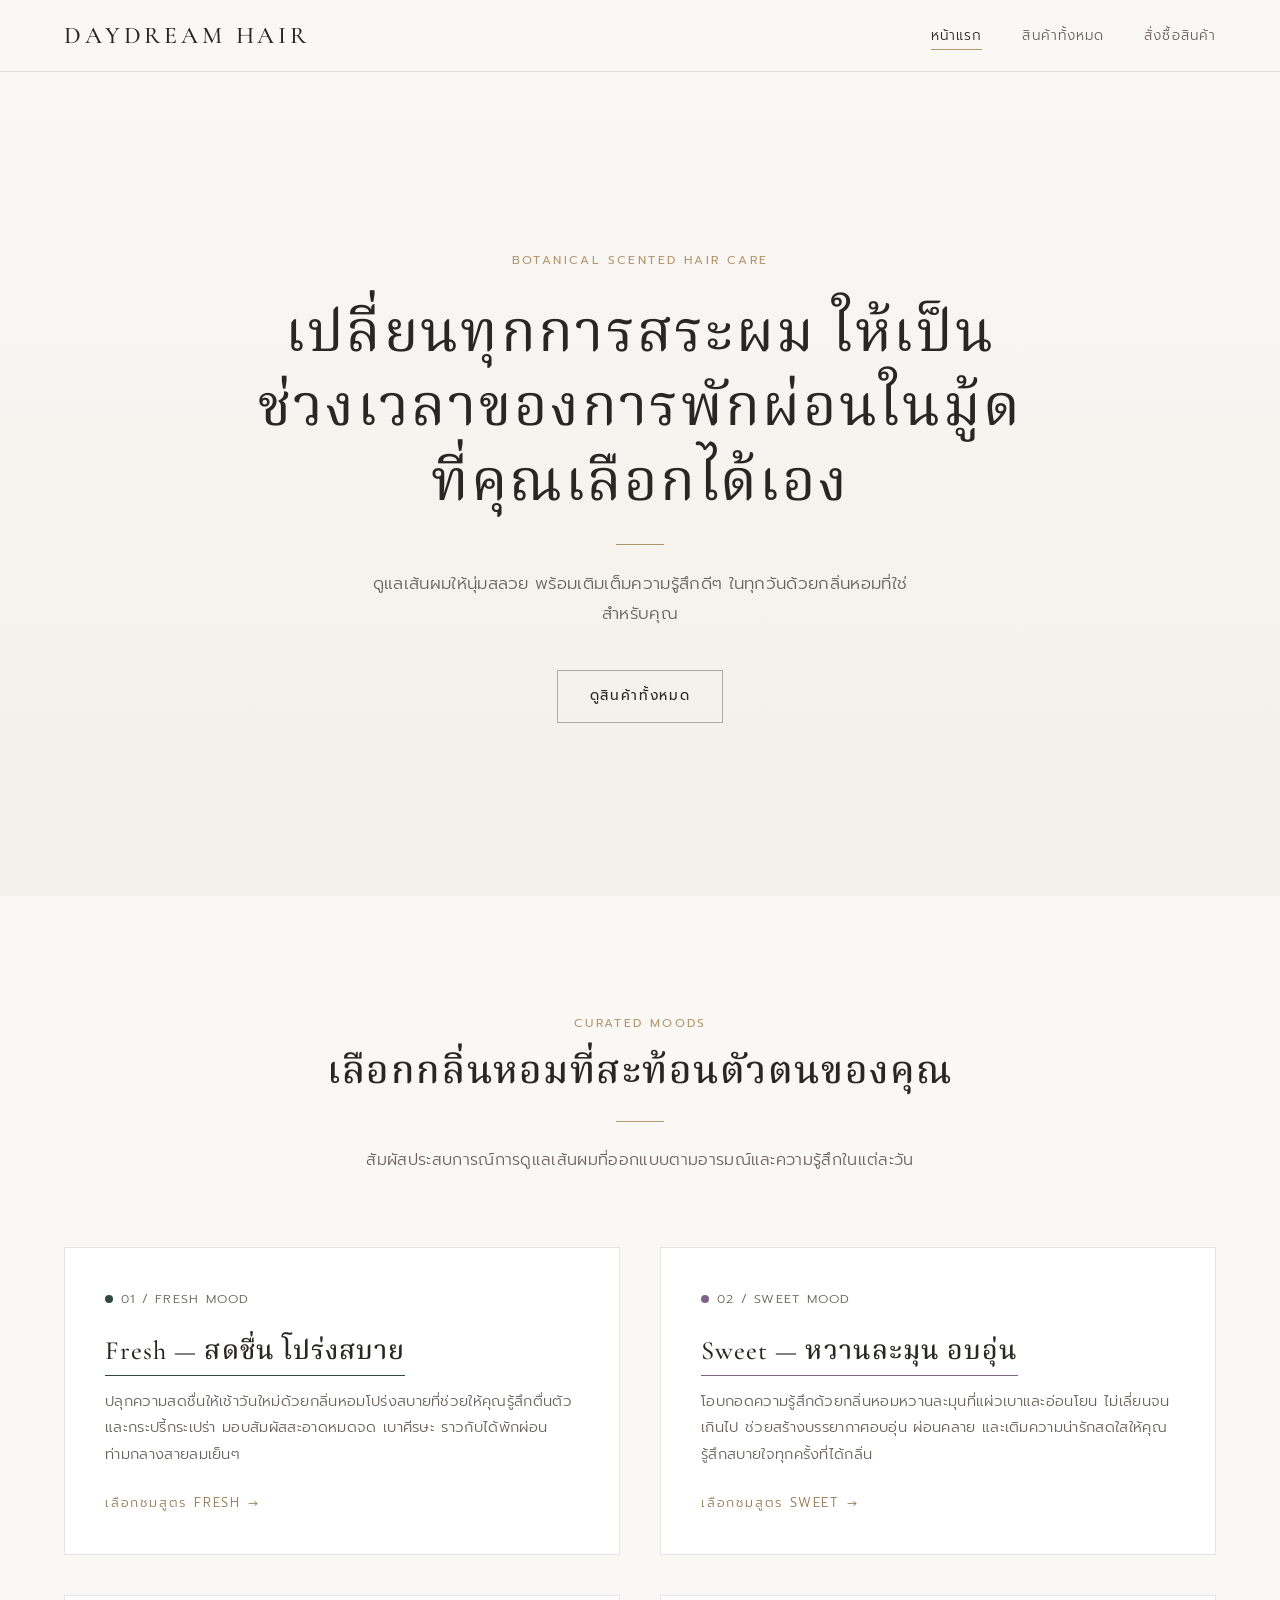
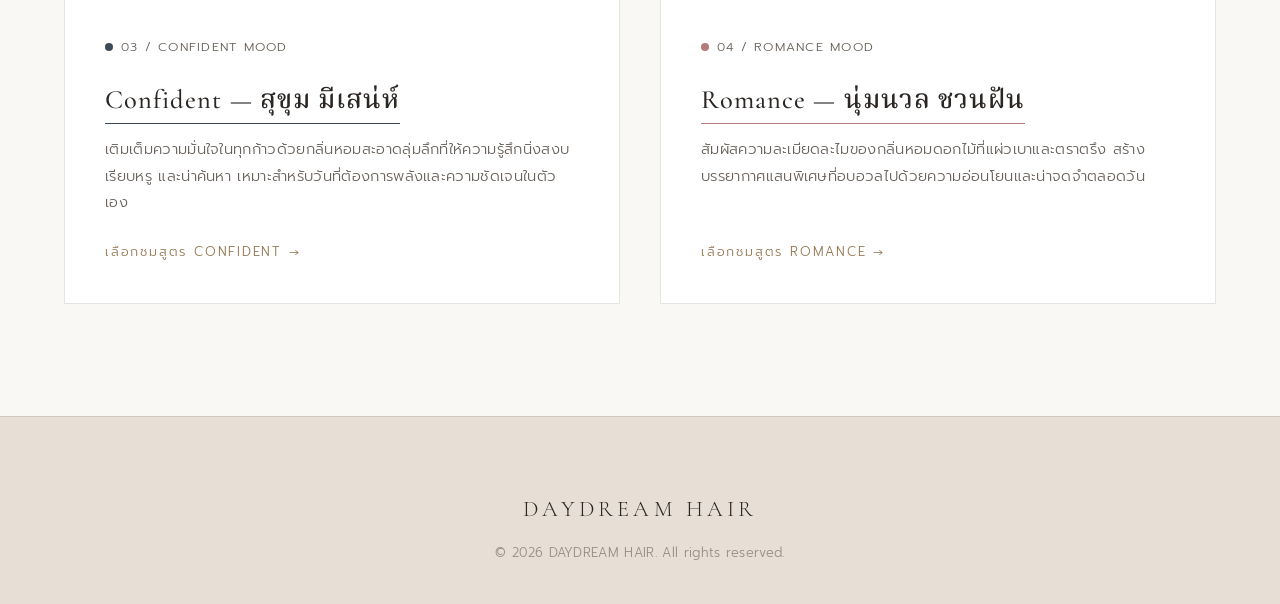
<file: index.html>
<!DOCTYPE html>
<html lang="th">
<head>
  <meta charset="UTF-8">
  <meta name="viewport" content="width=device-width, initial-scale=1.0">
  <title>DAYDREAM HAIR — เปลี่ยนทุกการสระผม ให้เป็นช่วงเวลาของการพักผ่อน</title>
  <link rel="stylesheet" href="style.css">
  <style>
    /* Luxury Hero & Mood Grid Enhancements */
    .hero-section {
      min-height: calc(100vh - 76px);
      display: flex;
      align-items: center;
      justify-content: center;
      text-align: center;
      background: linear-gradient(180deg, var(--bg-primary) 0%, var(--bg-secondary) 100%);
      padding: var(--space-lg) 0;
    }

    .hero-content {
      max-width: 780px;
      margin: 0 auto;
    }

    .hero-title {
      margin: var(--space-xs) 0 var(--space-sm);
      font-weight: 400;
    }

    .hero-subtitle {
      font-size: 1.05rem;
      max-width: 580px;
      margin: 0 auto var(--space-md);
      color: var(--text-secondary);
    }

    .mood-grid {
      display: grid;
      grid-template-columns: repeat(2, 1fr);
      gap: var(--space-md);
    }

    .mood-card {
      display: flex;
      flex-direction: column;
      justify-content: space-between;
      background-color: var(--bg-card);
      border: 1px solid var(--border-light);
      padding: var(--space-md);
      transition: var(--transition-smooth);
    }

    .mood-card:hover {
      border-color: var(--accent-bronze);
      transform: translateY(-4px);
    }

    .mood-card-header {
      display: flex;
      justify-content: space-between;
      align-items: center;
      margin-bottom: var(--space-sm);
    }

    .mood-card-title {
      font-family: var(--font-serif);
      font-size: 1.65rem;
      margin-bottom: 0.75rem;
    }

    .mood-card-desc {
      font-size: 0.92rem;
      color: var(--text-secondary);
      margin-bottom: var(--space-sm);
    }

    .mood-card-link {
      font-size: 0.8rem;
      letter-spacing: 0.14em;
      text-transform: uppercase;
      color: var(--accent-bronze-dark);
      display: inline-flex;
      align-items: center;
      gap: 0.4rem;
    }

    @media (max-width: 768px) {
      .mood-grid {
        grid-template-columns: 1fr;
      }
    }
  </style>
</head>
<body>

  <!-- Navigation -->
  <header class="navbar">
    <div class="container">
      <a href="index.html" class="brand-logo">DAYDREAM HAIR</a>
      <nav>
        <ul class="nav-links">
          <li><a href="index.html" class="active">หน้าแรก</a></li>
          <li><a href="product.html">สินค้าทั้งหมด</a></li>
          <li><a href="order.html">สั่งซื้อสินค้า</a></li>
        </ul>
      </nav>
    </div>
  </header>

  <!-- Hero Section -->
  <section class="hero-section">
    <div class="container">
      <div class="hero-content">
        <span class="eyebrow">Botanical Scented Hair Care</span>
        <h1 class="hero-title">เปลี่ยนทุกการสระผม ให้เป็นช่วงเวลาของการพักผ่อนในมู้ดที่คุณเลือกได้เอง</h1>
        <div class="divider-line"></div>
        <p class="hero-subtitle">
          ดูแลเส้นผมให้นุ่มสลวย พร้อมเติมเต็มความรู้สึกดีๆ ในทุกวันด้วยกลิ่นหอมที่ใช่สำหรับคุณ
        </p>
        <a href="product.html" class="btn">ดูสินค้าทั้งหมด</a>
      </div>
    </div>
  </section>

  <!-- 4 Moods Section -->
  <section class="section">
    <div class="container">
      <div class="section-header">
        <span class="eyebrow">Curated Moods</span>
        <h2>เลือกกลิ่นหอมที่สะท้อนตัวตนของคุณ</h2>
        <div class="divider-line"></div>
        <p>สัมผัสประสบการณ์การดูแลเส้นผมที่ออกแบบตามอารมณ์และความรู้สึกในแต่ละวัน</p>
      </div>

      <div class="mood-grid">
        <!-- Mood 1: Fresh -->
        <a href="product.html?mood=fresh" class="mood-card mood-fresh">
          <div>
            <div class="mood-card-header">
              <span class="mood-tag">
                <span class="mood-dot"></span>
                01 / Fresh Mood
              </span>
            </div>
            <h3 class="mood-card-title">
              <span class="mood-underline">Fresh — สดชื่น โปร่งสบาย</span>
            </h3>
            <p class="mood-card-desc">
              ปลุกความสดชื่นให้เช้าวันใหม่ด้วยกลิ่นหอมโปร่งสบายที่ช่วยให้คุณรู้สึกตื่นตัวและกระปรี้กระเปร่า มอบสัมผัสสะอาดหมดจด เบาศีรษะ ราวกับได้พักผ่อนท่ามกลางสายลมเย็นๆ
            </p>
          </div>
          <span class="mood-card-link">เลือกชมสูตร Fresh &rarr;</span>
        </a>

        <!-- Mood 2: Sweet -->
        <a href="product.html?mood=sweet" class="mood-card mood-sweet">
          <div>
            <div class="mood-card-header">
              <span class="mood-tag">
                <span class="mood-dot"></span>
                02 / Sweet Mood
              </span>
            </div>
            <h3 class="mood-card-title">
              <span class="mood-underline">Sweet — หวานละมุน อบอุ่น</span>
            </h3>
            <p class="mood-card-desc">
              โอบกอดความรู้สึกด้วยกลิ่นหอมหวานละมุนที่แผ่วเบาและอ่อนโยน ไม่เลี่ยนจนเกินไป ช่วยสร้างบรรยากาศอบอุ่น ผ่อนคลาย และเติมความน่ารักสดใสให้คุณรู้สึกสบายใจทุกครั้งที่ได้กลิ่น
            </p>
          </div>
          <span class="mood-card-link">เลือกชมสูตร Sweet &rarr;</span>
        </a>

        <!-- Mood 3: Confident -->
        <a href="product.html?mood=confident" class="mood-card mood-confident">
          <div>
            <div class="mood-card-header">
              <span class="mood-tag">
                <span class="mood-dot"></span>
                03 / Confident Mood
              </span>
            </div>
            <h3 class="mood-card-title">
              <span class="mood-underline">Confident — สุขุม มีเสน่ห์</span>
            </h3>
            <p class="mood-card-desc">
              เติมเต็มความมั่นใจในทุกก้าวด้วยกลิ่นหอมสะอาดลุ่มลึกที่ให้ความรู้สึกนิ่งสงบ เรียบหรู และน่าค้นหา เหมาะสำหรับวันที่ต้องการพลังและความชัดเจนในตัวเอง
            </p>
          </div>
          <span class="mood-card-link">เลือกชมสูตร Confident &rarr;</span>
        </a>

        <!-- Mood 4: Romance -->
        <a href="product.html?mood=romance" class="mood-card mood-romance">
          <div>
            <div class="mood-card-header">
              <span class="mood-tag">
                <span class="mood-dot"></span>
                04 / Romance Mood
              </span>
            </div>
            <h3 class="mood-card-title">
              <span class="mood-underline">Romance — นุ่มนวล ชวนฝัน</span>
            </h3>
            <p class="mood-card-desc">
              สัมผัสความละเมียดละไมของกลิ่นหอมดอกไม้ที่แผ่วเบาและตราตรึง สร้างบรรยากาศแสนพิเศษที่อบอวลไปด้วยความอ่อนโยนและน่าจดจำตลอดวัน
            </p>
          </div>
          <span class="mood-card-link">เลือกชมสูตร Romance &rarr;</span>
        </a>
      </div>
    </div>
  </section>

  <!-- Footer -->
  <footer class="footer">
    <div class="container">
      <div class="footer-logo">DAYDREAM HAIR</div>
      <p class="footer-copy">&copy; 2026 DAYDREAM HAIR. All rights reserved.</p>
    </div>
  </footer>

  <script src="script.js"></script>
</body>
</html>
</file>
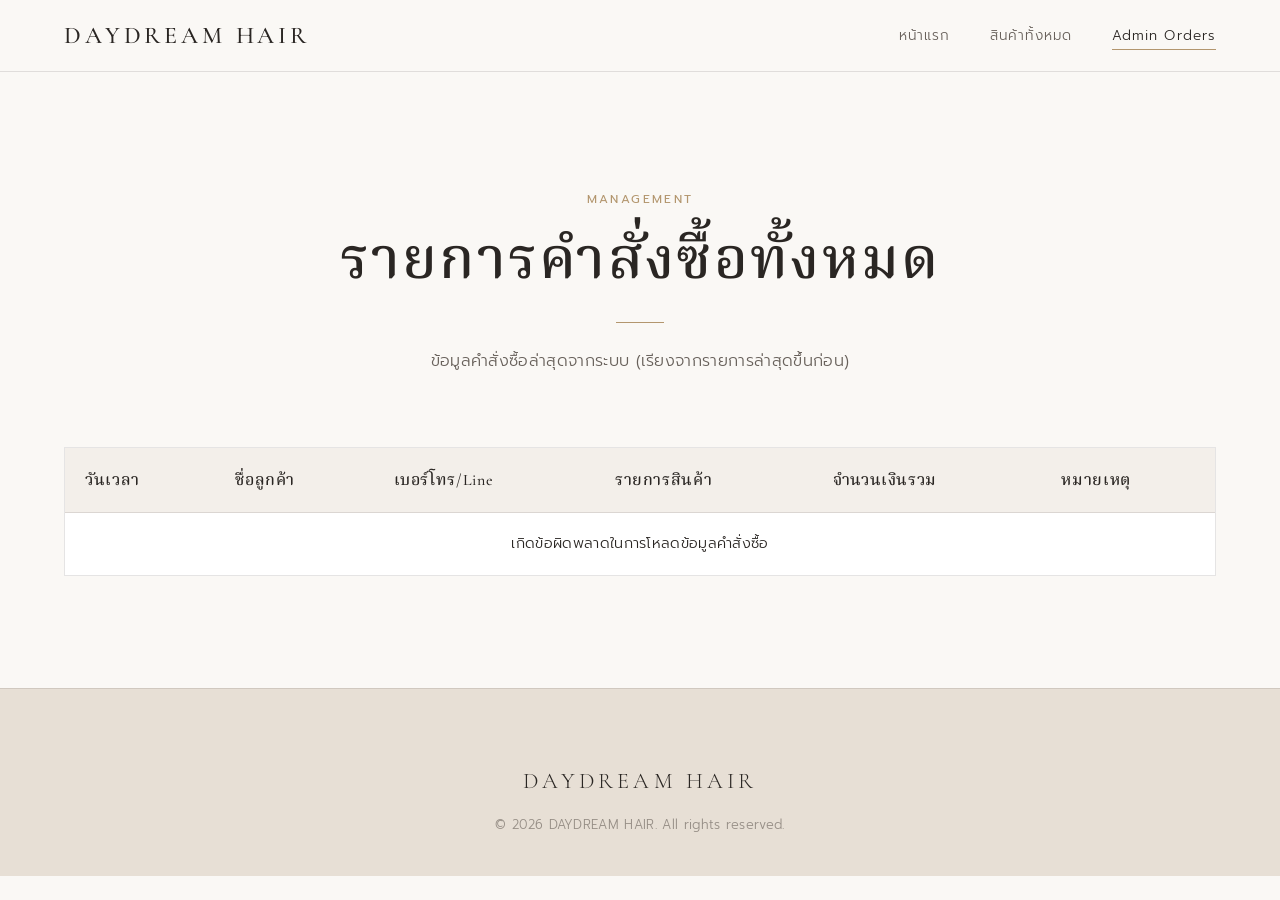
<file: admin.html>
<!DOCTYPE html>
<html lang="th">
<head>
  <meta charset="UTF-8">
  <meta name="viewport" content="width=device-width, initial-scale=1.0">
  <title>จัดการคำสั่งซื้อ (Admin) — DAYDREAM HAIR</title>
  <link rel="stylesheet" href="style.css">
  <style>
    .table-wrapper {
      background-color: var(--bg-card);
      border: 1px solid var(--border-light);
      overflow-x: auto;
    }

    #ordersTable {
      width: 100%;
      border-collapse: collapse;
      text-align: left;
      font-size: 0.9rem;
    }

    #ordersTable th,
    #ordersTable td {
      padding: 1.1rem 1.25rem;
      border-bottom: 1px solid var(--border-light);
      vertical-align: top;
    }

    #ordersTable thead th {
      background-color: var(--bg-secondary);
      font-family: var(--font-serif);
      font-weight: 500;
      font-size: 1rem;
      letter-spacing: 0.04em;
      color: var(--text-primary);
      white-space: nowrap;
    }

    #ordersTable tbody tr:hover {
      background-color: rgba(243, 239, 234, 0.45);
    }

    #ordersTable tbody tr:last-child td {
      border-bottom: none;
    }
  </style>
</head>
<body>

  <!-- Navigation -->
  <header class="navbar">
    <div class="container">
      <a href="index.html" class="brand-logo">DAYDREAM HAIR</a>
      <nav>
        <ul class="nav-links">
          <li><a href="index.html">หน้าแรก</a></li>
          <li><a href="product.html">สินค้าทั้งหมด</a></li>
          <li><a href="admin.html" class="active">Admin Orders</a></li>
        </ul>
      </nav>
    </div>
  </header>

  <!-- Admin Orders Section -->
  <section class="section">
    <div class="container">
      <div class="section-header">
        <span class="eyebrow">Management</span>
        <h1>รายการคำสั่งซื้อทั้งหมด</h1>
        <div class="divider-line"></div>
        <p>ข้อมูลคำสั่งซื้อล่าสุดจากระบบ (เรียงจากรายการล่าสุดขึ้นก่อน)</p>
      </div>

      <div class="table-wrapper">
        <table id="ordersTable">
          <thead>
            <tr>
              <th>วันเวลา</th>
              <th>ชื่อลูกค้า</th>
              <th>เบอร์โทร/Line</th>
              <th>รายการสินค้า</th>
              <th>จำนวนเงินรวม</th>
              <th>หมายเหตุ</th>
            </tr>
          </thead>
          <tbody></tbody>
        </table>
      </div>
    </div>
  </section>

  <!-- Footer -->
  <footer class="footer">
    <div class="container">
      <div class="footer-logo">DAYDREAM HAIR</div>
      <p class="footer-copy">&copy; 2026 DAYDREAM HAIR. All rights reserved.</p>
    </div>
  </footer>

  <script src="script.js"></script>
</body>
</html>
</file>
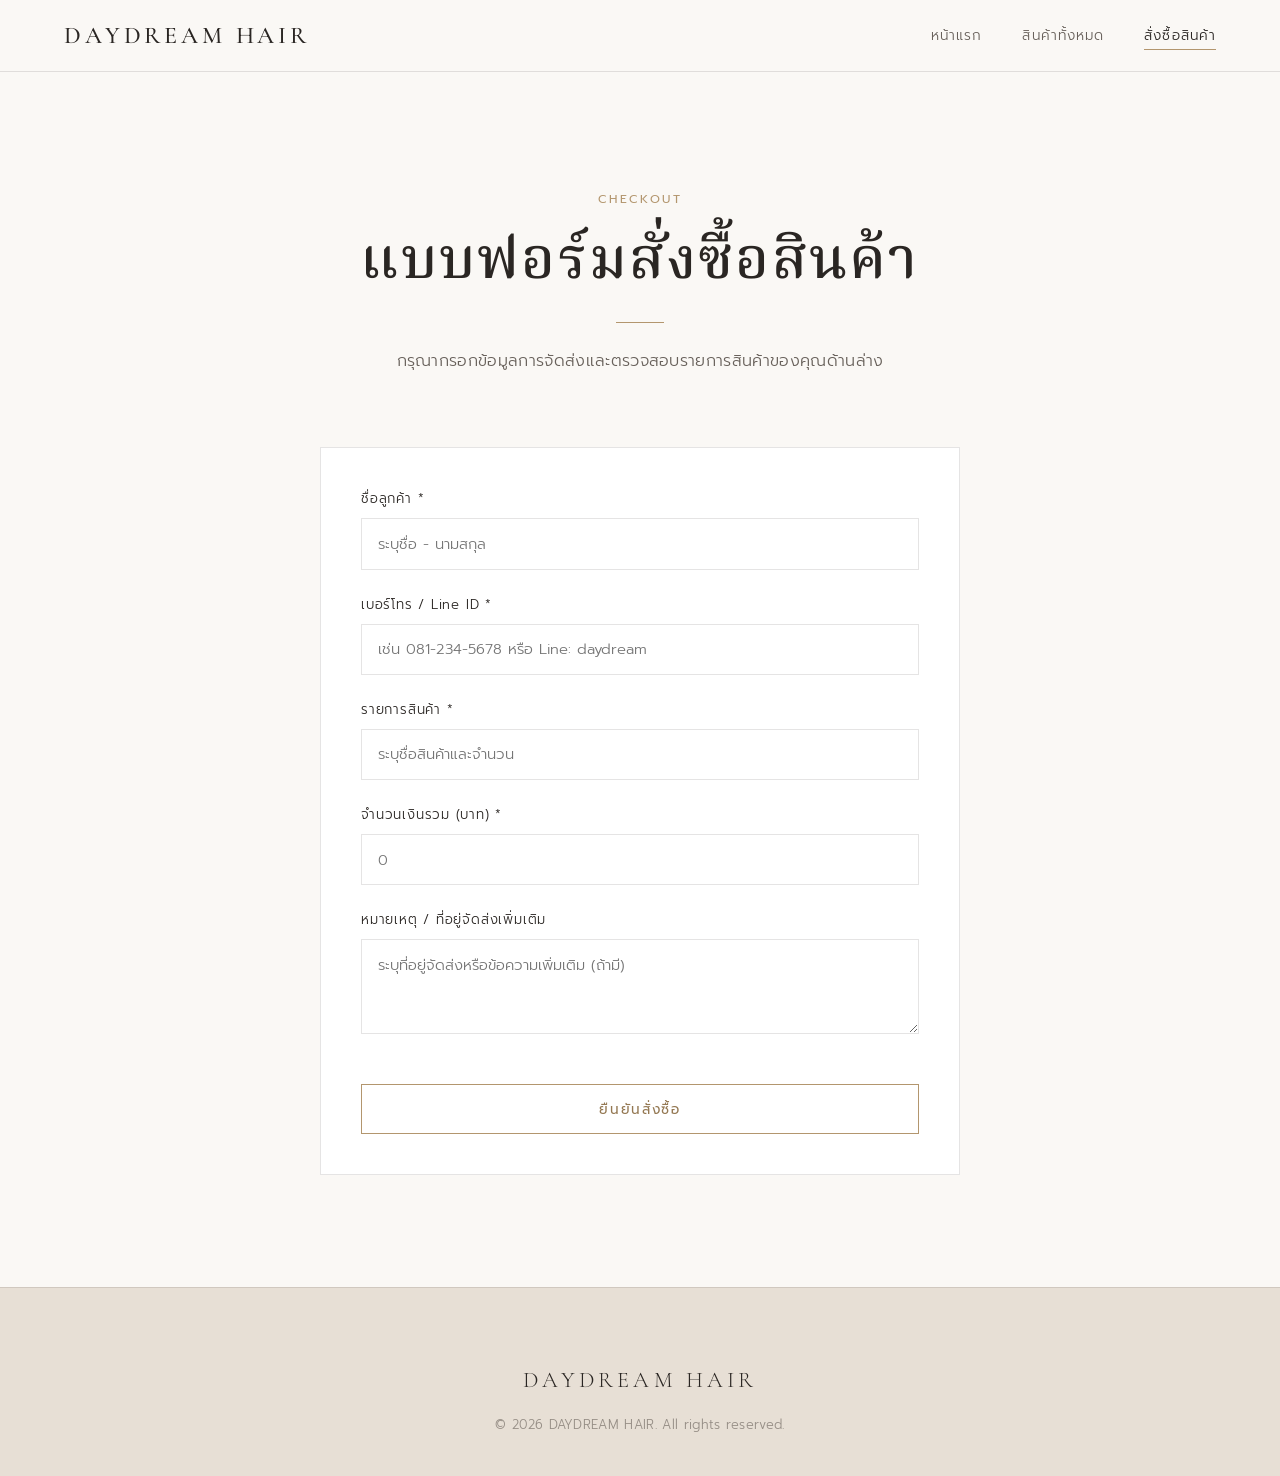
<file: order.html>
<!DOCTYPE html>
<html lang="th">
<head>
  <meta charset="UTF-8">
  <meta name="viewport" content="width=device-width, initial-scale=1.0">
  <title>สั่งซื้อสินค้า — DAYDREAM HAIR</title>
  <link rel="stylesheet" href="style.css">
  <style>
    .order-box {
      max-width: 640px;
      margin: 0 auto;
      background-color: var(--bg-card);
      border: 1px solid var(--border-light);
      padding: var(--space-md);
    }

    .form-actions {
      margin-top: var(--space-md);
      text-align: center;
    }

    .form-actions .btn {
      width: 100%;
    }
  </style>
</head>
<body>

  <!-- Navigation -->
  <header class="navbar">
    <div class="container">
      <a href="index.html" class="brand-logo">DAYDREAM HAIR</a>
      <nav>
        <ul class="nav-links">
          <li><a href="index.html">หน้าแรก</a></li>
          <li><a href="product.html">สินค้าทั้งหมด</a></li>
          <li><a href="order.html" class="active">สั่งซื้อสินค้า</a></li>
        </ul>
      </nav>
    </div>
  </header>

  <!-- Order Section -->
  <section class="section">
    <div class="container">
      <div class="section-header">
        <span class="eyebrow">Checkout</span>
        <h1>แบบฟอร์มสั่งซื้อสินค้า</h1>
        <div class="divider-line"></div>
        <p>กรุณากรอกข้อมูลการจัดส่งและตรวจสอบรายการสินค้าของคุณด้านล่าง</p>
      </div>

      <div class="order-box">
        <form id="orderForm">
          <div class="form-group">
            <label for="customerName" class="form-label">ชื่อลูกค้า *</label>
            <input type="text" id="customerName" name="customerName" class="form-control" placeholder="ระบุชื่อ - นามสกุล" required>
          </div>

          <div class="form-group">
            <label for="contact" class="form-label">เบอร์โทร / Line ID *</label>
            <input type="text" id="contact" name="contact" class="form-control" placeholder="เช่น 081-234-5678 หรือ Line: daydream" required>
          </div>

          <div class="form-group">
            <label for="items" class="form-label">รายการสินค้า *</label>
            <input type="text" id="items" name="items" class="form-control" placeholder="ระบุชื่อสินค้าและจำนวน" required>
          </div>

          <div class="form-group">
            <label for="total" class="form-label">จำนวนเงินรวม (บาท) *</label>
            <input type="number" id="total" name="total" class="form-control" placeholder="0" required>
          </div>

          <div class="form-group">
            <label for="note" class="form-label">หมายเหตุ / ที่อยู่จัดส่งเพิ่มเติม</label>
            <textarea id="note" name="note" rows="3" class="form-control" placeholder="ระบุที่อยู่จัดส่งหรือข้อความเพิ่มเติม (ถ้ามี)"></textarea>
          </div>

          <div class="form-actions">
            <button type="submit" class="btn btn-accent">ยืนยันสั่งซื้อ</button>
          </div>
        </form>
      </div>
    </div>
  </section>

  <!-- Footer -->
  <footer class="footer">
    <div class="container">
      <div class="footer-logo">DAYDREAM HAIR</div>
      <p class="footer-copy">&copy; 2026 DAYDREAM HAIR. All rights reserved.</p>
    </div>
  </footer>

  <script src="script.js"></script>
</body>
</html>
</file>
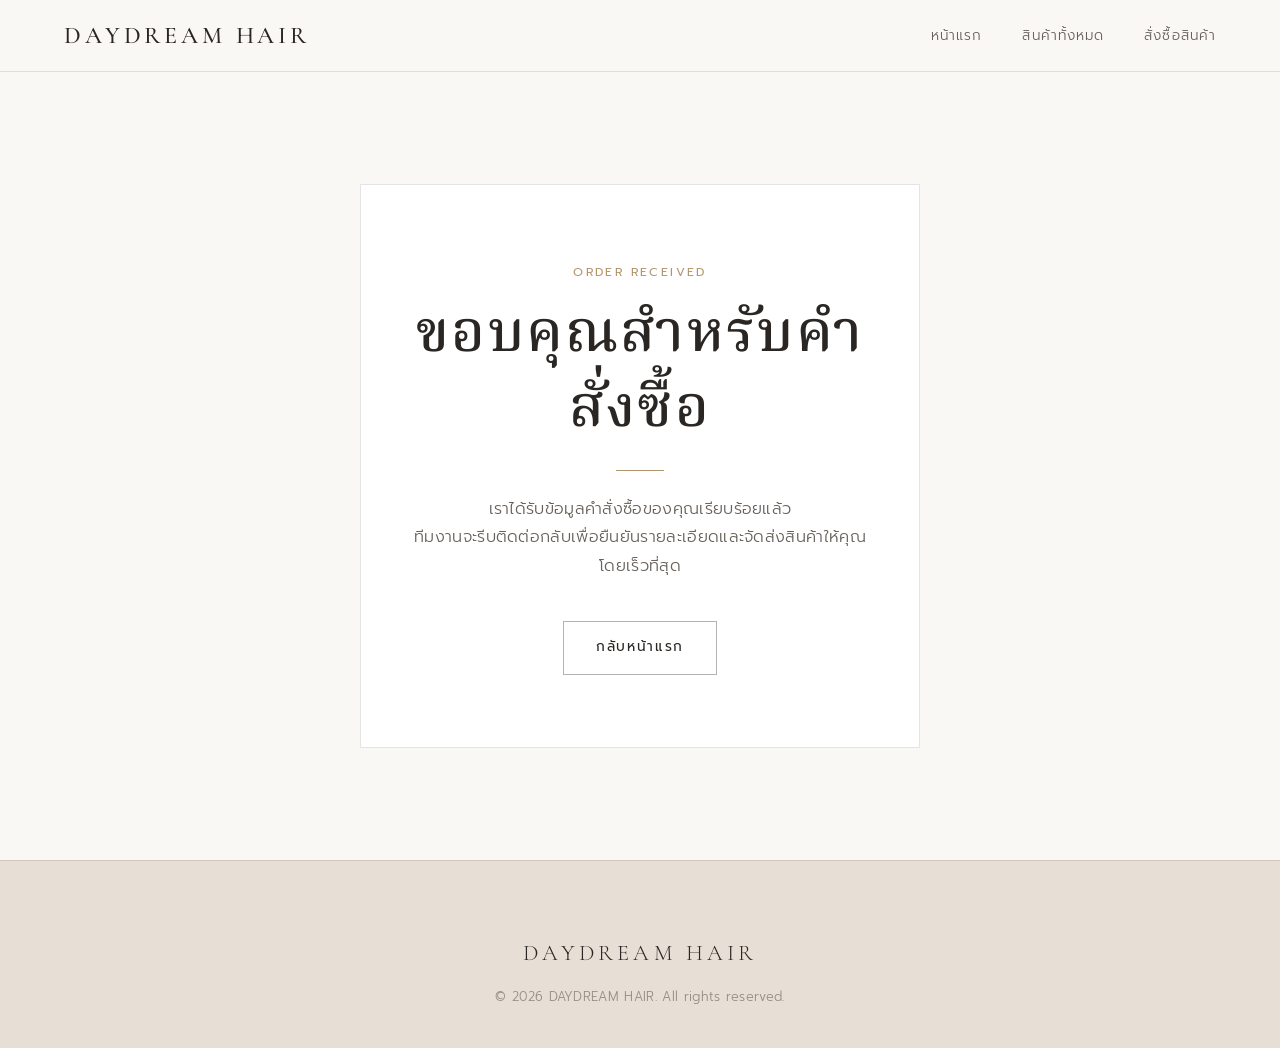
<file: thankyou.html>
<!DOCTYPE html>
<html lang="th">
<head>
  <meta charset="UTF-8">
  <meta name="viewport" content="width=device-width, initial-scale=1.0">
  <title>ขอบคุณสำหรับคำสั่งซื้อ — DAYDREAM HAIR</title>
  <link rel="stylesheet" href="style.css">
  <style>
    .thankyou-section {
      min-height: calc(100vh - 180px);
      display: flex;
      align-items: center;
      justify-content: center;
      text-align: center;
    }

    .thankyou-box {
      max-width: 560px;
      margin: 0 auto;
      background-color: var(--bg-card);
      border: 1px solid var(--border-light);
      padding: var(--space-lg) var(--space-md);
    }

    .thankyou-box p {
      margin-bottom: var(--space-md);
    }
  </style>
</head>
<body>

  <!-- Navigation -->
  <header class="navbar">
    <div class="container">
      <a href="index.html" class="brand-logo">DAYDREAM HAIR</a>
      <nav>
        <ul class="nav-links">
          <li><a href="index.html">หน้าแรก</a></li>
          <li><a href="product.html">สินค้าทั้งหมด</a></li>
          <li><a href="order.html">สั่งซื้อสินค้า</a></li>
        </ul>
      </nav>
    </div>
  </header>

  <!-- Thank You Section -->
  <section class="section thankyou-section">
    <div class="container">
      <div class="thankyou-box">
        <span class="eyebrow">Order Received</span>
        <h1>ขอบคุณสำหรับคำสั่งซื้อ</h1>
        <div class="divider-line"></div>
        <p>
          เราได้รับข้อมูลคำสั่งซื้อของคุณเรียบร้อยแล้ว<br>
          ทีมงานจะรีบติดต่อกลับเพื่อยืนยันรายละเอียดและจัดส่งสินค้าให้คุณโดยเร็วที่สุด
        </p>
        <a href="index.html" class="btn">กลับหน้าแรก</a>
      </div>
    </div>
  </section>

  <!-- Footer -->
  <footer class="footer">
    <div class="container">
      <div class="footer-logo">DAYDREAM HAIR</div>
      <p class="footer-copy">&copy; 2026 DAYDREAM HAIR. All rights reserved.</p>
    </div>
  </footer>

  <script src="script.js"></script>
</body>
</html>
</file>
<file: style.css>
/* ==========================================================================
   DAYDREAM HAIR — Luxury Minimalist Theme
   ========================================================================== */

@import url('https://fonts.googleapis.com/css2?family=Cormorant+Garamond:ital,wght@0,400;0,500;0,600;1,400&family=Noto+Serif+Thai:wght@300;400;500;600&family=Prompt:wght@300;400;500&display=swap');

:root {
  /* Core Palette: White, Cream, Deep Beige & Soft Bronze/Gold */
  --bg-primary: #FAF8F5;       /* ขาวอมครีมอ่อน */
  --bg-secondary: #F3EFEA;     /* ครีมเบจ */
  --bg-tertiary: #E7DFD5;      /* เบจเข้มนุ่มตา */
  --bg-card: #FFFFFF;

  /* Typography Colors */
  --text-primary: #2A2623;     /* น้ำตาลเข้มเกือบดำ (นุ่มกว่าดำสนิท) */
  --text-secondary: #68615B;   /* เทาอมน้ำตาล */
  --text-muted: #968E86;

  /* Accent & Borders */
  --accent-bronze: #B3966E;    /* ทอง/บรอนซ์อ่อน */
  --accent-bronze-dark: #947852;
  --border-light: rgba(42, 38, 35, 0.12);
  --border-dark: rgba(42, 38, 35, 0.35);

  /* Mood Subtle Accents (ใช้แตะเบาๆ เฉพาะจุด) */
  --mood-fresh: #2E4A3E;       /* เขียวเข้ม */
  --mood-sweet: #7D648A;       /* ม่วงกลาง */
  --mood-confident: #3D4B59;   /* น้ำเงินเทาเข้ม */
  --mood-romance: #B57B7B;     /* แดงอ่อน */

  /* Typography */
  --font-serif: 'Cormorant Garamond', 'Noto Serif Thai', Georgia, serif;
  --font-sans: 'Prompt', -apple-system, BlinkMacSystemFont, sans-serif;

  /* Generous Luxury Spacing */
  --space-xs: 0.75rem;
  --space-sm: 1.5rem;
  --space-md: 2.5rem;
  --space-lg: 4.5rem;
  --space-xl: 7rem;

  /* Layout */
  --container-max: 1180px;
  --transition-smooth: all 0.35s cubic-bezier(0.25, 0.46, 0.45, 0.94);
}

/* ==========================================================================
   Reset & Base Styles
   ========================================================================== */

*,
*::before,
*::after {
  box-sizing: border-box;
  margin: 0;
  padding: 0;
}

html {
  scroll-behavior: smooth;
  font-size: 16px;
}

body {
  background-color: var(--bg-primary);
  color: var(--text-primary);
  font-family: var(--font-sans);
  font-weight: 300;
  line-height: 1.8;
  letter-spacing: 0.02em;
  -webkit-font-smoothing: antialiased;
}

img {
  max-width: 100%;
  display: block;
}

a {
  color: inherit;
  text-decoration: none;
  transition: var(--transition-smooth);
}

ul {
  list-style: none;
}

/* ==========================================================================
   Typography Hierarchy
   ========================================================================== */

h1, h2, h3, h4, .brand-logo {
  font-family: var(--font-serif);
  font-weight: 500;
  color: var(--text-primary);
  line-height: 1.3;
  letter-spacing: 0.04em;
}

h1 {
  font-size: clamp(2.25rem, 4.5vw, 3.75rem);
}

h2 {
  font-size: clamp(1.75rem, 3vw, 2.5rem);
  margin-bottom: var(--space-sm);
}

h3 {
  font-size: 1.35rem;
  margin-bottom: 0.5rem;
}

.eyebrow {
  display: inline-block;
  font-family: var(--font-sans);
  font-size: 0.75rem;
  font-weight: 400;
  text-transform: uppercase;
  letter-spacing: 0.2em;
  color: var(--accent-bronze);
  margin-bottom: var(--space-xs);
}

p {
  color: var(--text-secondary);
  margin-bottom: var(--space-sm);
}

/* ==========================================================================
   Layout & Containers
   ========================================================================== */

.container {
  width: 90%;
  max-width: var(--container-max);
  margin: 0 auto;
}

.section {
  padding: var(--space-xl) 0;
}

.section-alt {
  background-color: var(--bg-secondary);
}

.section-header {
  text-align: center;
  max-width: 640px;
  margin: 0 auto var(--space-lg);
}

.divider-line {
  width: 48px;
  height: 1px;
  background-color: var(--accent-bronze);
  margin: var(--space-sm) auto;
}

/* ==========================================================================
   Navigation
   ========================================================================== */

.navbar {
  position: sticky;
  top: 0;
  z-index: 100;
  background-color: rgba(250, 248, 245, 0.92);
  backdrop-filter: blur(8px);
  border-bottom: 1px solid var(--border-light);
  padding: 1.25rem 0;
}

.navbar .container {
  display: flex;
  justify-content: space-between;
  align-items: center;
}

.brand-logo {
  font-size: 1.5rem;
  letter-spacing: 0.16em;
  text-transform: uppercase;
}

.nav-links {
  display: flex;
  gap: var(--space-md);
  align-items: center;
}

.nav-links a {
  font-size: 0.85rem;
  letter-spacing: 0.08em;
  color: var(--text-secondary);
  position: relative;
}

.nav-links a:hover,
.nav-links a.active {
  color: var(--text-primary);
}

.nav-links a::after {
  content: '';
  position: absolute;
  bottom: -4px;
  left: 0;
  width: 0;
  height: 1px;
  background-color: var(--accent-bronze);
  transition: var(--transition-smooth);
}

.nav-links a:hover::after,
.nav-links a.active::after {
  width: 100%;
}

/* ==========================================================================
   Minimalist Thin-Border Buttons
   ========================================================================== */

.btn {
  display: inline-flex;
  align-items: center;
  justify-content: center;
  gap: 0.5rem;
  padding: 0.85rem 2rem;
  font-family: var(--font-sans);
  font-size: 0.85rem;
  font-weight: 400;
  letter-spacing: 0.12em;
  text-transform: uppercase;
  background-color: transparent;
  color: var(--text-primary);
  border: 1px solid var(--border-dark);
  cursor: pointer;
  transition: var(--transition-smooth);
}

.btn:hover {
  background-color: var(--text-primary);
  color: var(--bg-primary);
  border-color: var(--text-primary);
}

.btn-accent {
  border-color: var(--accent-bronze);
  color: var(--accent-bronze-dark);
}

.btn-accent:hover {
  background-color: var(--accent-bronze);
  color: #FFFFFF;
  border-color: var(--accent-bronze);
}

.btn-sm {
  padding: 0.6rem 1.25rem;
  font-size: 0.78rem;
}

/* ==========================================================================
   Mood Indicators (Subtle Dots & Underlines Only)
   ========================================================================== */

.mood-tag {
  display: inline-flex;
  align-items: center;
  gap: 0.5rem;
  font-size: 0.78rem;
  letter-spacing: 0.1em;
  text-transform: uppercase;
  color: var(--text-secondary);
}

.mood-dot {
  width: 8px;
  height: 8px;
  border-radius: 50%;
  display: inline-block;
}

/* Mood Color Mapping */
.mood-fresh .mood-dot { background-color: var(--mood-fresh); }
.mood-sweet .mood-dot { background-color: var(--mood-sweet); }
.mood-confident .mood-dot { background-color: var(--mood-confident); }
.mood-romance .mood-dot { background-color: var(--mood-romance); }

.mood-underline {
  display: inline-block;
  padding-bottom: 0.4rem;
  border-bottom: 1.5px solid transparent;
}

.mood-fresh .mood-underline { border-bottom-color: var(--mood-fresh); }
.mood-sweet .mood-underline { border-bottom-color: var(--mood-sweet); }
.mood-confident .mood-underline { border-bottom-color: var(--mood-confident); }
.mood-romance .mood-underline { border-bottom-color: var(--mood-romance); }

/* ==========================================================================
   Product Grid & Cards (Clean & Airy)
   ========================================================================== */

.product-grid {
  display: grid;
  grid-template-columns: repeat(2, 1fr);
  gap: var(--space-lg) var(--space-md);
}

.product-card {
  background-color: var(--bg-card);
  border: 1px solid var(--border-light);
  padding: var(--space-md);
  display: flex;
  flex-direction: column;
  transition: var(--transition-smooth);
}

.product-card:hover {
  border-color: var(--accent-bronze);
  transform: translateY(-3px);
}

.product-image-wrap {
  aspect-ratio: 1 / 1;
  background-color: var(--bg-secondary);
  margin-bottom: var(--space-sm);
  overflow: hidden;
}

.product-image-wrap img {
  width: 100%;
  height: 100%;
  object-fit: cover;
  transition: transform 0.6s ease;
}

.product-card:hover .product-image-wrap img {
  transform: scale(1.03);
}

.product-meta {
  display: flex;
  justify-content: space-between;
  align-items: center;
  margin-bottom: 0.75rem;
}

.product-size {
  font-size: 0.78rem;
  color: var(--text-muted);
  letter-spacing: 0.08em;
}

.product-title {
  font-size: 1.3rem;
  margin-bottom: 0.5rem;
}

.product-desc {
  font-size: 0.9rem;
  color: var(--text-secondary);
  margin-bottom: var(--space-sm);
  flex-grow: 1;
}

.product-footer {
  display: flex;
  justify-content: space-between;
  align-items: center;
  padding-top: var(--space-xs);
  border-top: 1px solid var(--border-light);
}

.product-price {
  font-family: var(--font-serif);
  font-size: 1.35rem;
  font-weight: 500;
  color: var(--text-primary);
}

/* ==========================================================================
   Forms & Inputs (For Order / Checkout Section)
   ========================================================================== */

.form-group {
  margin-bottom: var(--space-sm);
}

.form-label {
  display: block;
  font-size: 0.82rem;
  letter-spacing: 0.06em;
  color: var(--text-primary);
  margin-bottom: 0.4rem;
}

.form-control {
  width: 100%;
  padding: 0.85rem 1rem;
  font-family: var(--font-sans);
  font-size: 0.92rem;
  font-weight: 300;
  color: var(--text-primary);
  background-color: var(--bg-card);
  border: 1px solid var(--border-light);
  border-radius: 0;
  transition: var(--transition-smooth);
}

.form-control:focus {
  outline: none;
  border-color: var(--accent-bronze);
}

/* ==========================================================================
   Footer
   ========================================================================== */

.footer {
  background-color: var(--bg-tertiary);
  padding: var(--space-lg) 0 var(--space-md);
  border-top: 1px solid var(--border-light);
  text-align: center;
}

.footer-logo {
  font-family: var(--font-serif);
  font-size: 1.4rem;
  letter-spacing: 0.18em;
  margin-bottom: 0.75rem;
}

.footer-copy {
  font-size: 0.8rem;
  color: var(--text-muted);
  margin-bottom: 0;
}

/* ==========================================================================
   Responsive Design (Tablet & Mobile)
   ========================================================================== */

@media (max-width: 900px) {
  :root {
    --space-lg: 3.5rem;
    --space-xl: 5rem;
  }

  .product-grid {
    gap: var(--space-md);
  }
}

@media (max-width: 680px) {
  :root {
    --space-md: 1.75rem;
    --space-lg: 2.75rem;
    --space-xl: 4rem;
  }

  .navbar .container {
    flex-direction: column;
    gap: 0.75rem;
  }

  .nav-links {
    gap: 1.25rem;
    flex-wrap: wrap;
    justify-content: center;
  }

  .product-grid {
    grid-template-columns: 1fr;
  }

  .product-card {
    padding: 1.25rem;
  }
}
</file>
